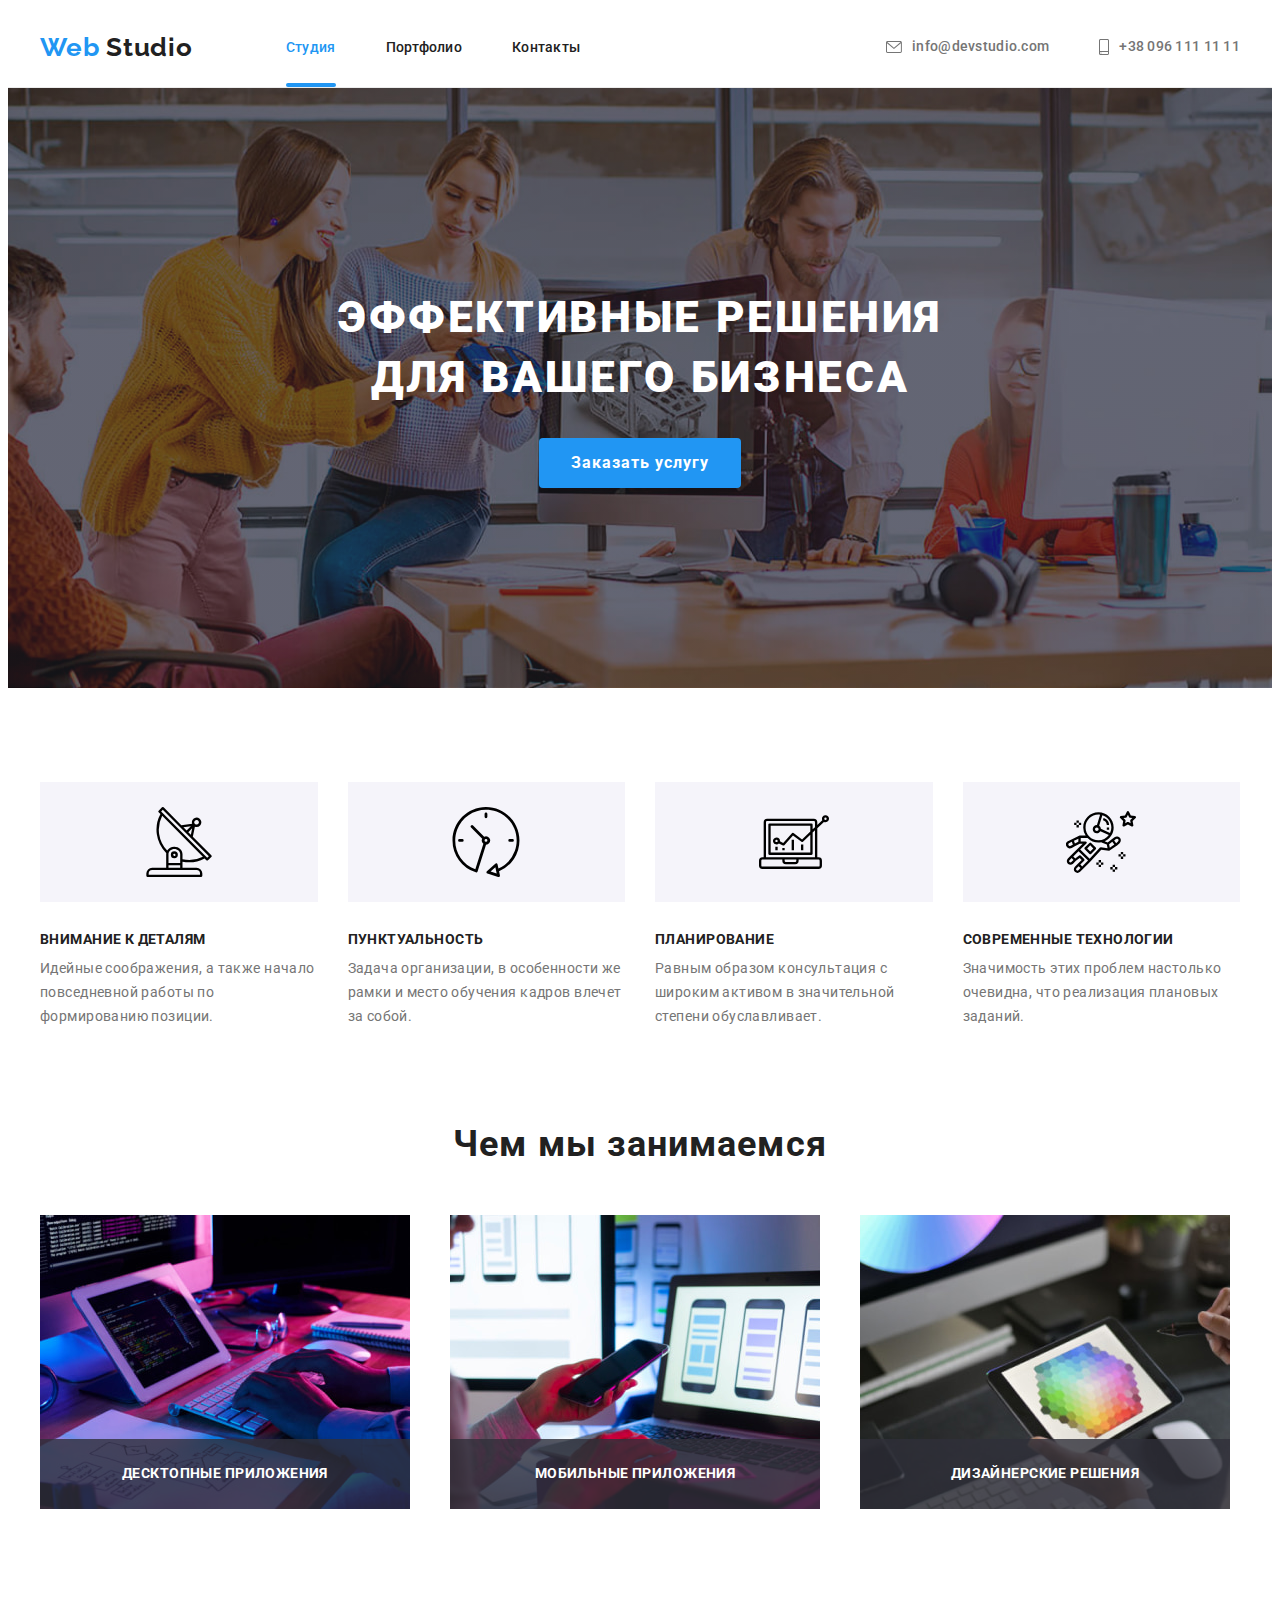
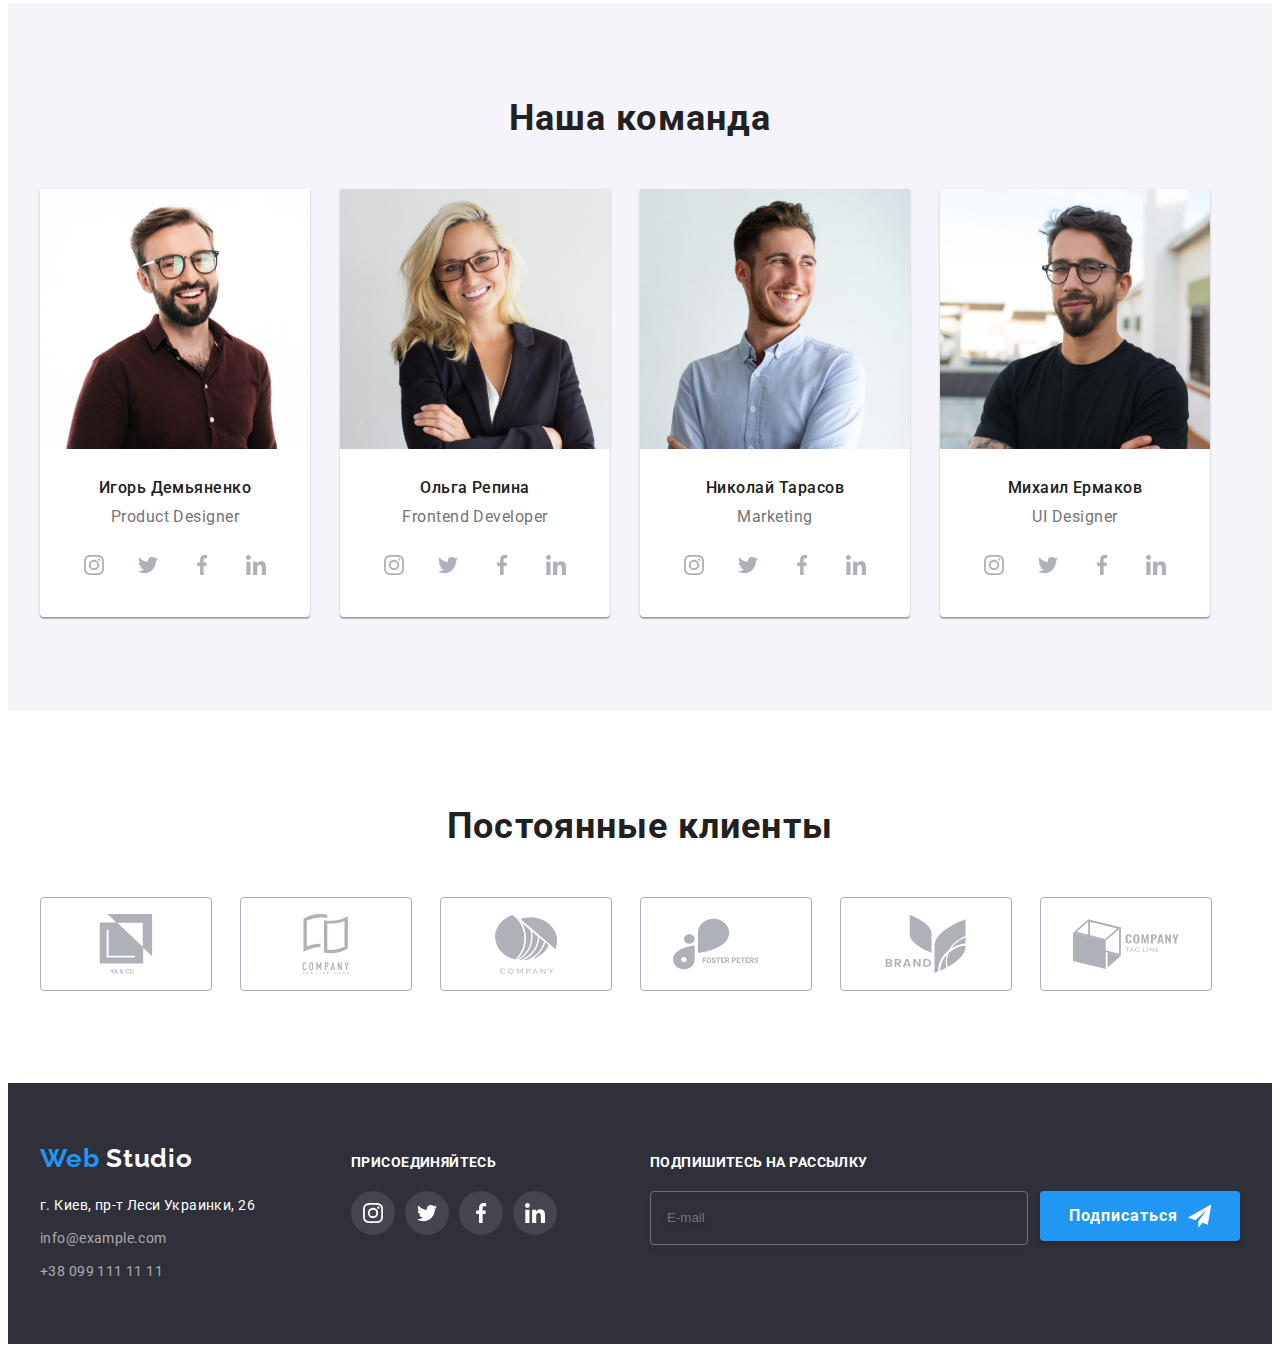
<file: index.html>
<!DOCTYPE html>
<html lang="ru">
<head>
    <meta charset="UTF-8">
    <meta http-equiv="X-UA-Compatible" content="IE=edge">
    <meta name="viewport" content="width=device-width, initial-scale=1.0">
    <title lang="en">WebStudio</title>
<link rel="preconnect" href="https://fonts.googleapis.com">
<link rel="preconnect" href="https://fonts.gstatic.com" crossorigin>
<link href="https://fonts.googleapis.com/css2?family=Raleway:wght@700&family=Roboto:wght@400;500;700;900&display=swap"
    rel="stylesheet">
<link rel="stylesheet" href="https://cdnjs.cloudflare.com/ajax/libs/modern-normalize/1.1.0/modern-normalize.min.css"
    integrity="sha512-wpPYUAdjBVSE4KJnH1VR1HeZfpl1ub8YT/NKx4PuQ5NmX2tKuGu6U/JRp5y+Y8XG2tV+wKQpNHVUX03MfMFn9Q=="
    crossorigin="anonymous" referrerpolicy="no-referrer" />
    <link rel="stylesheet" href="./css/main.min.css">
</head>

<body>
    <!--section header-->
    <header class="header-nav">
       <div class="container header-nav__container">
            <a class="logo logo__header-nav" href="" lang="en">Web <span class="logo__item">Studio</span></a>
            <nav>
                <ul class="nav">
                    <li class="nav__item"><a class="nav__link nav__link--current" href="./index.html">Студия</a></li>
                    <li class="nav__item"><a class="nav__link" href="./portfolio.html">Портфолио</a></li>
                    <li class="nav__item"><a class="nav__link" href="">Контакты</a></li>
                </ul>
            </nav>
            <ul class="contacts">
                <li class="contacts__item">
                    <a class="contacts__link" href="mailto:info@devstudio.com" lang="en">
                        <svg class="contacts-envelope__icon">
                            <use href="./gallery/icons.svg#icon-envelope-hover-1"></use>
                        </svg>
                    info@devstudio.com</a></li>
                <li class="contacts__item">
                    <a class="contacts__link" href="tel:+380961111111">
                    <svg class="contacts-smartphone__icon">
                        <use href="./gallery/icons.svg#icon-smartphone-1"></use>
                    </svg>
                    +38 096 111 11 11 </a></li>
            </ul>
       </div>
    </header>
    <!--section main-->
    <main>
        <!--section heroy-->
       <div>
            <section class="hero">
                <div class="container">
                    <h1 class="hero__title">Эффективные решения <br> для вашего бизнеса</h1>
                    <button class="btn btn__hero" type="button" data-modal-open>Заказать услугу</button>
                </div>
            </section>
       </div>
       <!--модальное окно-->
       <div class="backdrop is-hidden" data-modal>
           <div class="modal-wrapper">
            <form class="form-modal" autocomplete="off">
                <b class="form-modal__title">Оставьте свои данные, мы вам перезвоним</b>
                <label class="form-modal__field">Имя
                    <input class="form-modal__input" type="text" name="name" >
                    <svg class="form-modal__icons">
                        <use href="./gallery/icons.svg#icon-person-black-18dp-1" ></use>
                    </svg>
                </label>
                <label class="form-modal__field">Телефон
                    <input class="form-modal__input" type="tel" name="tel" placeholder=" " >
                    <svg class="form-modal__icons">
                        <use href="./gallery/icons.svg#icon-phone-black-18dp-1"></use>
                    </svg>
                </label>
                <label class="form-modal__field">Почта
                    <input class="form-modal__input" type="email" placeholder=" " name="email" >
                    <svg class="form-modal__icons">
                        <use href="./gallery/icons.svg#icon-email-black-18dp-1"></use>
                    </svg>
                </label>
                <label class="textaria__form-modal">Комментарий
                    <textarea class="texteria__coment" name="coment" rows="4" placeholder="Введите текст"></textarea>
                </label>
                <label class="checkbox">
                    <input class="checkbox__input" type="checkbox" name="topic" value="agreement"> 
                    <svg class="checkbox__icon">
                        <use href="./gallery/icons.svg#icon-Vector"></use>
                    </svg>
                    <span class="checkbox__label">Соглашаюсь с рассылкой и принимаю</span> 
                    <a class="checkbox__link" href="">Условия договора</a>   
                </label>
                <div class="box__btn"><button class="btn btn__form" type="submit">Отправить</button></div>
                <button class="btn-close" type="button" data-modal-close>
                    <svg class="btn-close__icon">
                        <use href="./gallery/icons.svg#icon-Vector-1"></use>
                    </svg>
                </button>
            </form>   
               
           </div>
       </div>
        <!--section about our adge-->
        <section class="section">
           <div class="container">
                <h2 class="invisible-title">наши преимущества</h2>
                <ul class="adge">
                    <li class="adge__item">
                        <div class="adge__icon-background">
                            <svg class="adge__icon">
                                <use href="./gallery/icons.svg#icon-antenna-1"></use>
                            </svg>
                        </div>
                        <h3 class="adge__subtitle">Внимание к деталям</h3>
                        <p class="adge__text">Идейные соображения, а также начало повседневной работы по формированию позиции.
                        </p>
                    </li>
                    <li class="adge__item">
                        <div class="adge__icon-background">
                            <svg class="adge__icon">
                                <use href="./gallery/icons.svg#icon-clock-1"></use>
                            </svg>
                        </div>
                        <h3 class="adge__subtitle">Пунктуальность</h3>
                        <p class="adge__text">Задача организации, в особенности же рамки и место обучения кадров влечет за собой.
                        </p>
                    </li>
                    <li class="adge__item">
                        <div class="adge__icon-background">
                            <svg class="adge__icon">
                                <use href="./gallery/icons.svg#icon-diagram-1"></use>
                            </svg>
                        </div>
                        <h3 class="adge__subtitle">Планирование</h3>
                        <p class="adge__text">Равным образом консультация с широким активом в значительной степени обуславливает.
                        </p>
                    </li>
                    <li class="adge__item">
                        <div class="adge__icon-background">
                            <svg class="adge__icon">
                                <use href="./gallery/icons.svg#icon-astronaut-1"></use>
                            </svg>
                        </div>
                        <h3 class="adge__subtitle">Современные технологии</h3>
                        <p class="adge__text">Значимость этих проблем настолько очевидна, что реализация плановых заданий.</p>
                    </li>
                </ul>
           </div>
        </section>
        <!--section about our work-->
        <section class="section section__work">
            <div class="container">
                <h2 class="work__title">Чем мы занимаемся</h2>
                <ul class="work__list">
                    <li class="work__item">
                        <img src="./gallery/works/img1.jpg" alt="монитор комьютера" width="370" height="294">
                        <p class="work__text">Десктопные приложения</p>
                    </li>
                    <li class="work__item">
                        <img src="./gallery/works/img2.jpg" alt="телефон и ноутбук" width="370" height="294">
                        <p class="work__text">Мобильные приложения</p>
                    </li>
                    <li class="work__item">
                        <img src="./gallery/works/img3.jpg" alt="планшет" width="370" height="294">
                        <p class="work__text">Дизайнерские решения</p>
                    </li>
                </ul>
            </div>
        </section>
        <!--section about our team-->
        <section class="section section--dark">
           <div class="container">
                <h2 class="team__title">Наша команда</h2>
                <ul class="team">
                    <li class="team__item">
                        <img src="./gallery/team/pic1.jpg" alt="Игорь Демьяненко" width="270" height="260">
                       <div class="team__name">
                            <h3 class="team__subtitle">Игорь Демьяненко</h3>
                            <p class="team__text" lang="en">Product Designer</p>
                            <ul class="social">
                                <li class="social__item"><a class="social__link" href=""><svg class="social__icon">
                                                <use width="20" height="20" href="./gallery/icons.svg#icon-instagram-2"></use>
                                            </svg></a></li>
                                <li class="social__item"><a class="social__link" href=""><svg class="social__icon">
                                                <use width="20" height="20" href="./gallery/icons.svg#icon-twitter-1"></use>
                                            </svg></a></li>
                                <li class="social__item"><a class="social__link" href=""><svg class="social__icon">
                                                <use width="20" height="20" href="./gallery/icons.svg#icon-facebook-1"></use>
                                            </svg></a></li>
                                <li class="social__item"><a class="social__link" href=""><svg class="social__icon">
                                                <use width="20" height="20" href="./gallery/icons.svg#icon-linkedin-1"></use>
                                            </svg></a></li>
                            </ul>
                       </div>
                    </li>
                    <li class="team__item">
                        <img src="./gallery/team/pic2.jpg" alt="Ольга Репина" width="270" height="260">
                        <div class="team__name">
                            <h3 class="team__subtitle">Ольга Репина</h3>
                            <p class="team__text" lang="en">Frontend Developer</p>
                            <ul class="social">
                                <li class="social__item"><a class="social__link" href=""><svg class="social__icon">
                                                <use width="20" height="20" href="./gallery/icons.svg#icon-instagram-2"></use>
                                            </svg></a></li>
                                <li class="social__item"><a class="social__link" href=""><svg class="social__icon">
                                                <use width="20" height="20" href="./gallery/icons.svg#icon-twitter-1"></use>
                                            </svg></a></li>
                                <li class="social__item"><a class="social__link" href=""><svg class="social__icon">
                                                <use width="20" height="20" href="./gallery/icons.svg#icon-facebook-1"></use>
                                            </svg></a></li>
                                <li class="social__item"><a class="social__link" href=""><svg class="social__icon">
                                                <use width="20" height="20" href="./gallery/icons.svg#icon-linkedin-1"></use>
                                            </svg></a></li>
                            </ul>
                        </div>
                    </li>
                    <li class="team__item">
                        <img src="./gallery/team/pic3.jpg" alt="Николай Тарасов" width="270" height="260">
                       <div class="team__name">
                            <h3 class="team__subtitle">Николай Тарасов</h3>
                            <p class="team__text" lang="en">Marketing</p>
                            <ul class="social">
                                <li class="social__item"><a class="social__link" href=""><svg class="social__icon">
                                                <use width="20" height="20" href="./gallery/icons.svg#icon-instagram-2"></use>
                                            </svg></a></li>
                                <li class="social__item"><a class="social__link" href=""><svg class="social__icon">
                                                <use width="20" height="20" href="./gallery/icons.svg#icon-twitter-1"></use>
                                            </svg></a></li>
                                <li class="social__item"><a class="social__link" href=""><svg class="social__icon">
                                                <use width="20" height="20" href="./gallery/icons.svg#icon-facebook-1"></use>
                                            </svg></a></li>
                                <li class="social__item"><a class="social__link" href=""><svg class="social__icon">
                                                <use width="20" height="20" href="./gallery/icons.svg#icon-linkedin-1"></use>
                                            </svg></a></li>
                            </ul>
                       </div>
                    </li>
                    <li class="team__item">
                        <img src="./gallery/team/pic4.jpg" alt="Михаил Ермаков" width="270" height="260">
                        <div class="team__name">
                            <h3 class="team__subtitle">Михаил Ермаков</h3>
                            <p class="team__text" lang="en">UI Designer</p>
                            <ul class="social">
                                <li class="social__item"><a class="social__link" href=""><svg class="social__icon">
                                                <use width="20" height="20" href="./gallery/icons.svg#icon-instagram-2"></use>
                                            </svg></a></li>
                                <li class="social__item"><a class="social__link" href=""><svg class="social__icon">
                                                <use width="20" height="20" href="./gallery/icons.svg#icon-twitter-1"></use>
                                            </svg></a></li>
                                <li class="social__item"><a class="social__link" href=""><svg class="social__icon">
                                                <use width="20" height="20" href="./gallery/icons.svg#icon-facebook-1"></use>
                                            </svg></a></li>
                                <li class="social__item"><a class="social__link" href=""><svg class="social__icon">
                                                <use width="20" height="20" href="./gallery/icons.svg#icon-linkedin-1"></use>
                                            </svg></a></li>
                            </ul>
                        </div>
                    </li>
                </ul>
           </div>
        </section>
        <!--clients-->
        <section class="section">
           <div class="container">
                <h2 class="clients__title">Постоянные клиенты</h2>
                <ul class="clients">
                    <li class="clients__item">
                           <a class="client__links" href="">
                                <svg class="clients__icon">
                                    <use href="./gallery/icons.svg#icon-group"></use>
                                </svg>
                           </a>
                    </li>
                    <li class="clients__item">
                           <a class="client__links" href="">
                                <svg class="clients__icon">
                                    <use href="./gallery/icons.svg#icon-group-1"></use>
                                </svg>
                           </a>
                    </li>
                    <li class="clients__item">
                           <a class="client__links" href="">
                                <svg class="clients__icon">
                                    <use href="./gallery/icons.svg#icon-group-2"></use>
                                </svg>
                           </a>
                    </li>
                    <li class="clients__item">
                           <a class="client__links" href="">
                                <svg class="clients__icon">
                                    <use href="./gallery/icons.svg#icon-group-3"></use>
                                </svg>
                           </a>
                    </li>
                    <li class="clients__item">
                           <a class="client__links" href="">
                                <svg class="clients__icon">
                                    <use href="./gallery/icons.svg#icon-group-4"></use>
                                </svg>
                           </a>
                    </li>
                    <li class="clients__item">
                           <a class="client__links" href="">
                                <svg class="clients__icon">
                                    <use href="./gallery/icons.svg#icon-group-5"></use>
                                </svg>
                           </a>
                    </li>
                </ul>
           </div>
        </section>
    </main>
    <!--section footer-->
    <footer class="footer">
        <div class="container footer__container">
            <div class="footer__form">
                <div class="address__logo">
                    <a class="logo footer__logo" href="" lang="en">Web <span class="logo__item--light">Studio</span></a>
                    <address>
                        <ul>
                            <li class="address__item">
                                <a class="address__link--light" href="">г. Киев, пр-т Леси Украинки, 26</a>
                            </li>
                            <li class="address__item">
                                <a class="address__link" href="mailto:info@example.com" lang="en">info@example.com</a>
                            </li>
                            <li class="address__item">
                                <a class="address__link" href="tel:+380991111111">+38 099 111 11 11</a>
                            </li>
                        </ul>
                    </address>
                </div>
                <div>
                    <p class="footer__text">присоединяйтесь</p>
                    <ul class="social__footer">
                        <li class="social__item"> <a class="social__link" href="">
                                <svg class="footer__icon">
                                    <use href="./gallery/icons.svg#icon-instagram-2"></use>
                                </svg>
                            </a></li>
                        <li class="social__item"> <a class="social__link" href="">
                                <svg class="footer__icon">
                                    <use href="./gallery/icons.svg#icon-twitter-1"></use>
                                </svg>
                            </a></li>
                        <li class="social__item"> <a class="social__link" href="">
                                <svg class="footer__icon">
                                    <use href="./gallery/icons.svg#icon-facebook-1"></use>
                                </svg>
                            </a></li>
                        <li class="social__item"> <a class="social__link" href="">
                                <svg class="footer__icon">
                                    <use href="./gallery/icons.svg#icon-linkedin-1"></use>
                                </svg>
                            </a></li>
                    </ul>
                </div>
            </div>
            <!--form-->
            <form>
                <b class="footer__text">Подпишитесь на рассылку</b>
                <div class="form">
                    <label class="footer__label"><input class="footer__input" type="email" name="email" placeholder="E-mail"></label>
                    <button class="btn btn__footer" type="submit">Подписаться
                        <svg class="btn__footer-icon">
                            <use href="./gallery/icons.svg#icon-icon-send"></use>
                        </svg>
                    </button>
                </div>
            </form>
        </div>
           
    </footer>
    <script src="./js/modal.js"></script>
</body>

</html>
</file>
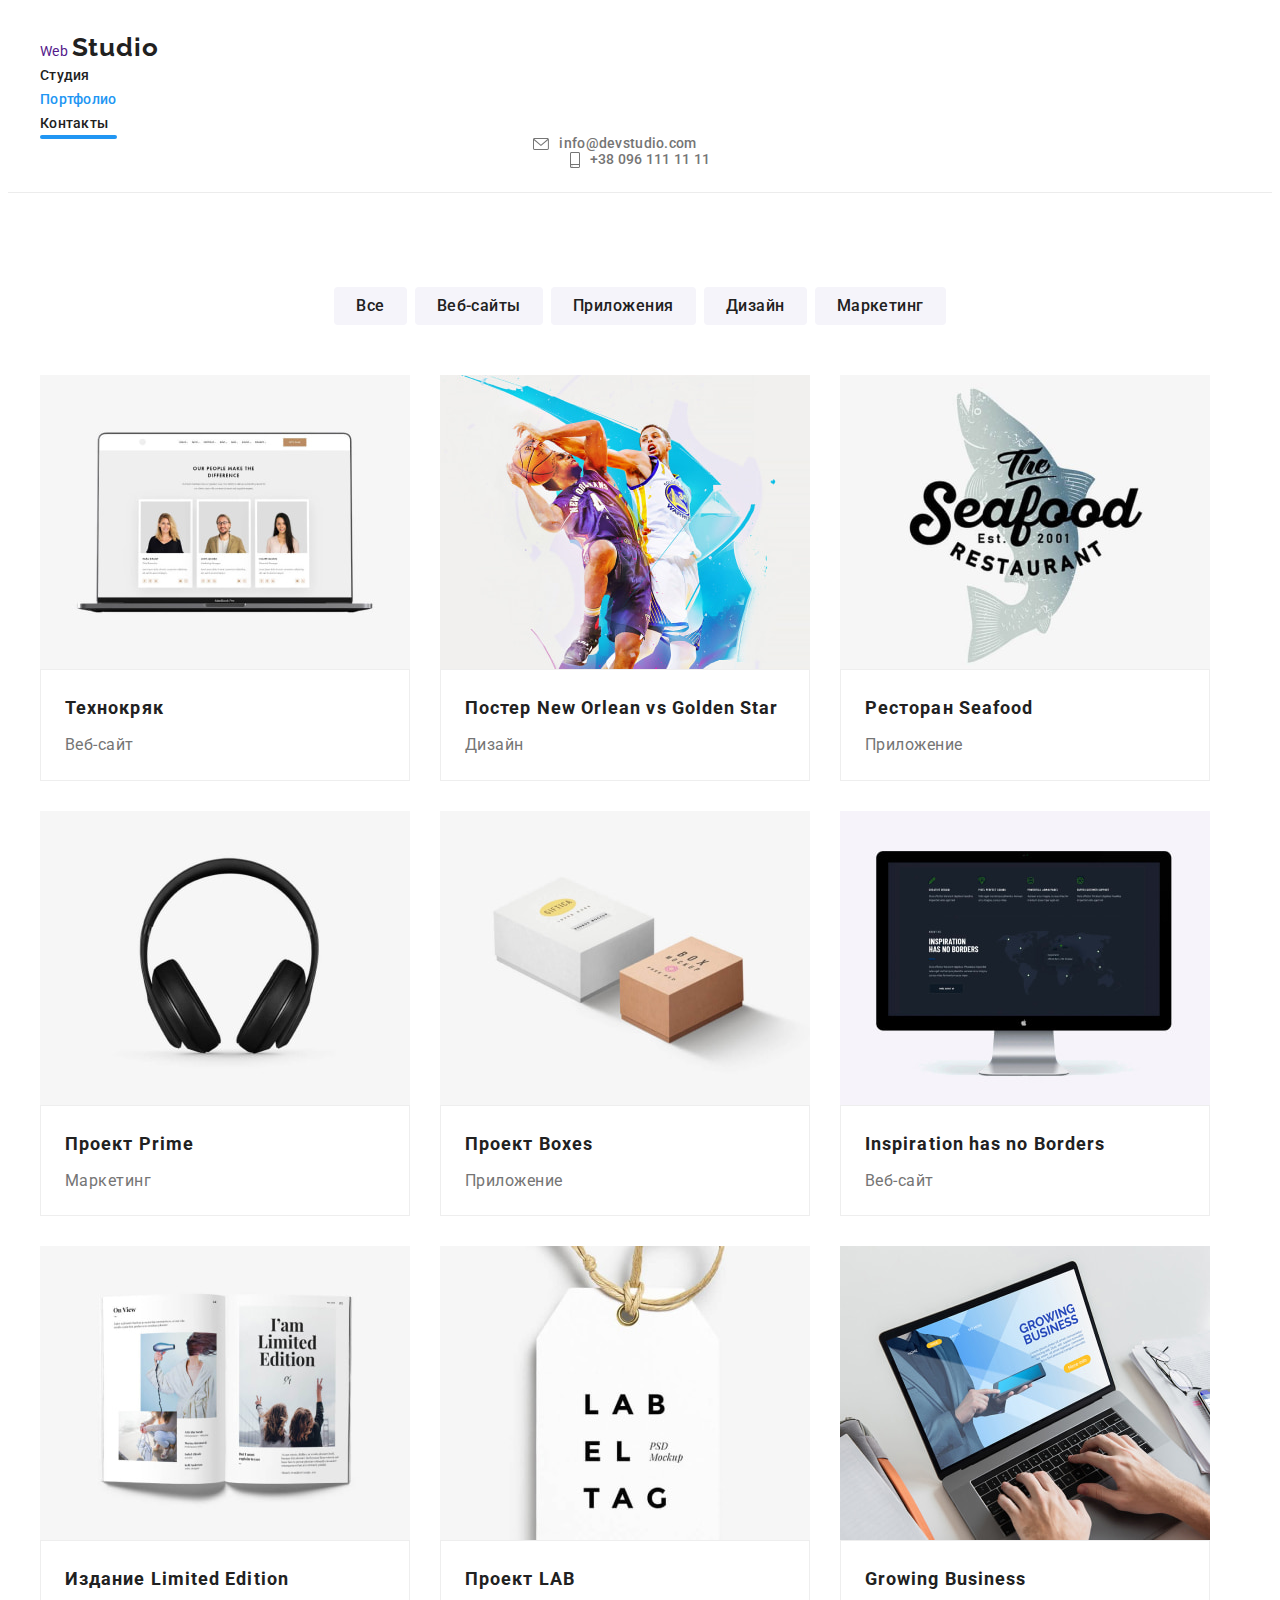
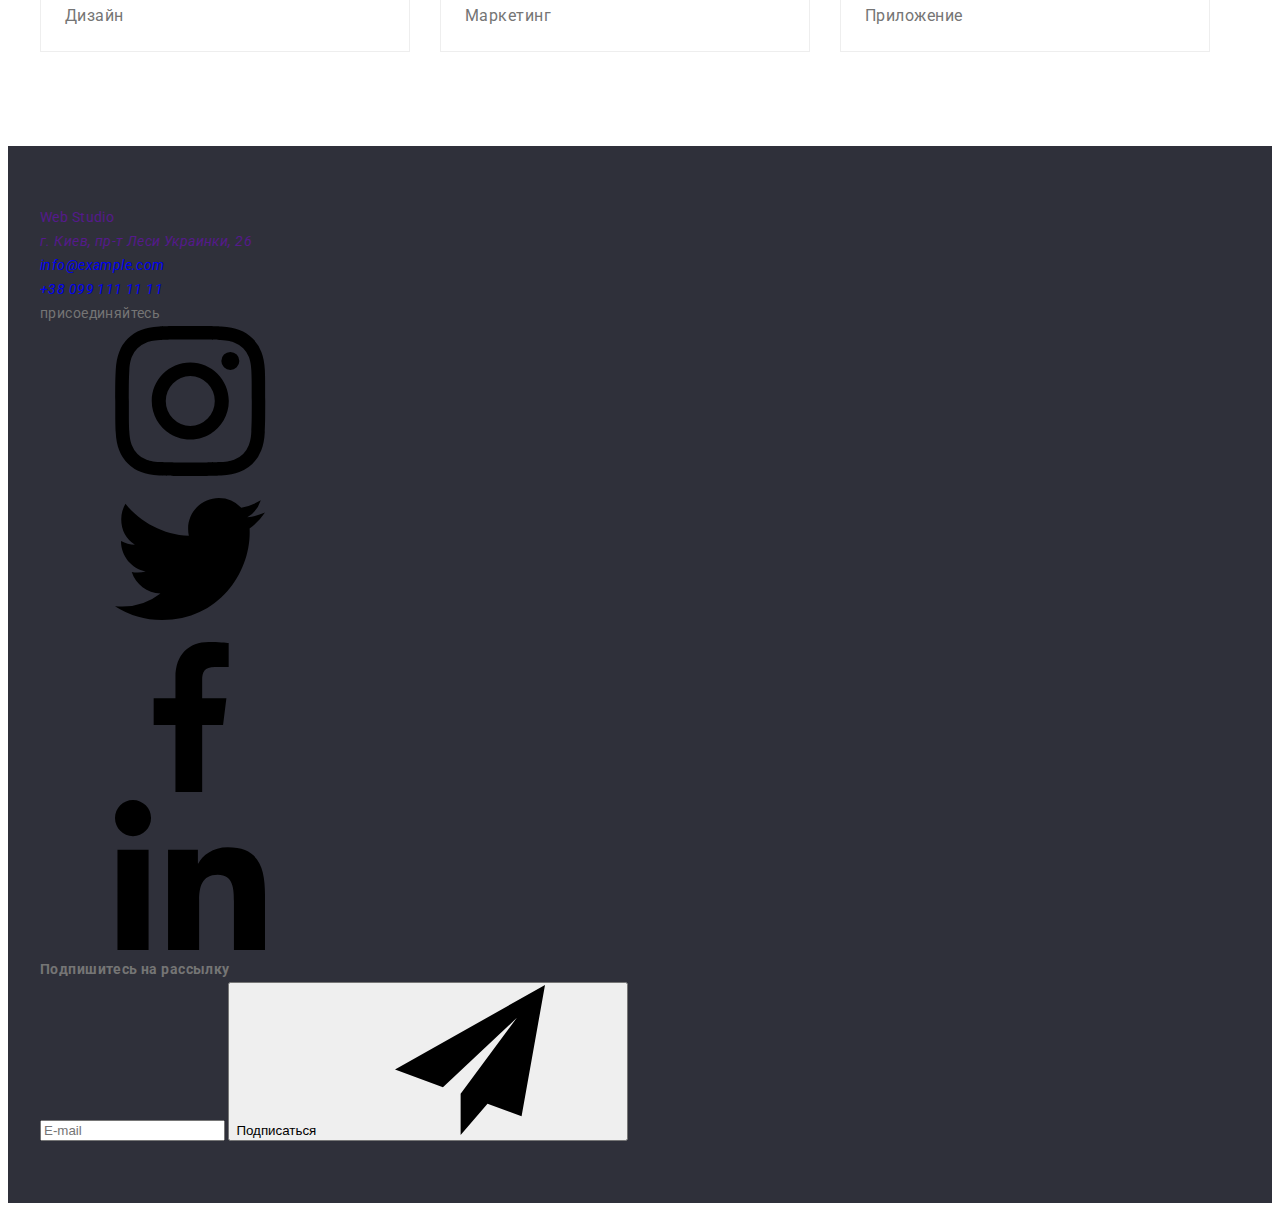
<file: portfolio.html>
<!DOCTYPE html>
<html lang="ru">
<head>
    <meta charset="UTF-8">
    <meta http-equiv="X-UA-Compatible" content="IE=edge">
    <meta name="viewport" content="width=device-width, initial-scale=1.0">
    <title lang="en">Portfolio</title>
    <link rel="preconnect" href="https://fonts.googleapis.com">
    <link rel="preconnect" href="https://fonts.gstatic.com" crossorigin>
    <link href="https://fonts.googleapis.com/css2?family=Raleway:wght@700&family=Roboto:wght@400;500;700;900&display=swap"
        rel="stylesheet">
    <link rel="stylesheet" href="https://cdnjs.cloudflare.com/ajax/libs/modern-normalize/1.1.0/modern-normalize.min.css"
        integrity="sha512-wpPYUAdjBVSE4KJnH1VR1HeZfpl1ub8YT/NKx4PuQ5NmX2tKuGu6U/JRp5y+Y8XG2tV+wKQpNHVUX03MfMFn9Q=="
        crossorigin="anonymous" referrerpolicy="no-referrer" />
    <link rel="stylesheet" href="./css/main.min.css"/>
</head>
<body>
<!--section header-->
<header class="header-nav">
    <div class="container header--flex">
        <a class="link logo__link logo--flex" href="" lang="en">Web <span class="logo__item">Studio</span></a>
        <nav>
            <ul class="nav__list list nav--flex">
                <li class="nav__item"><a class="link nav__link" href="./index.html">Студия</a></li>
                <li class="nav__item"><a class="link nav__link nav__link--current" href="./portfolio.html">Портфолио</a></li>
                <li class="nav__item"><a class="link nav__link" href="">Контакты</a></li>
            </ul>
        </nav>
        <ul class="list contacts__list contacts--flex">
            <li class="contacts__item">
                <a class="link contacts__link" href="mailto:info@devstudio.com" lang="en">
                    <svg class="contacts-envelope__icon">
                        <use href="./gallery/icons.svg#icon-envelope-hover-1"></use>
                    </svg>
                    info@devstudio.com</a>
            </li>
            <li class="contacts__item">
                <a class="link contacts__link" href="tel:+380961111111">
                    <svg class="contacts-smartphone__icon">
                        <use href="./gallery/icons.svg#icon-smartphone-1"></use>
                    </svg>
                    +38 096 111 11 11 </a>
            </li>
        </ul>
    </div>
</header>
<!--section main-->
<main>
<!--section imeges-->
<section class="section">
   <div class="container">
        <h1 class="invisible-title">кнопки фильтров портфолио</h1>
        <ul class="filter-list list filter-flex">
            <li class="filter-item"><button class="filter-btn" type="button">Все</button></li>
            <li class="filter-item"><button class="filter-btn" type="button">Веб-сайты</button></li>
            <li class="filter-item"><button class="filter-btn" type="button">Приложения</button></li>
            <li class="filter-item"><button class="filter-btn" type="button">Дизайн</button></li>
            <li class="filter-item"><button class="filter-btn" type="button">Маркетинг</button></li>
        </ul>
        <ul class="gallery-list list gallery-flex">
            <li class="gallery-item">
               <a class="gallery-link link" href="">
                    <div class="gallery-thumb"><img class="gallery-img" src="./gallery/imeges/picture1.jpg" alt="сайт на мониторе ноутбука" width="370" height="294">
                        <p class="gallery-overflow">Ресурс предлагает комплексные предложения с разным уровнем функционала и сервисов. Все это позволит посетителю получить
                        исчерпывающие сведения о компании или частном лице.</p>
                    </div>
                    <div class="border">
                        <h2 class="gallery-title">Технокряк</h2>
                        <p class="gallery-text">Веб-сайт</p>
                    </div>
               </a>
            </li>
            <li class="gallery-item">
                <a class="gallery-link link" href="">
                    <div class="gallery-thumb"><img class="gallery-img" src="./gallery/imeges/picture2.jpg" alt="баскетболисты" width="370" height="294">
                    <p class="gallery-overflow">Ресурс предлагает комплексные предложения с разным уровнем функционала и сервисов. Все это позволит посетителю получить
                    исчерпывающие сведения о компании или частном лице.</p></div>
                  <div class="border">
                        <h2 class="gallery-title">Постер New Orlean vs Golden Star</h2>
                        <p class="gallery-text">Дизайн</p>
                  </div>
                </a>
            </li>
            <li class="gallery-item">
                <a class="gallery-link link" href="">
                    <div class="gallery-thumb"><img class="gallery-img" src="./gallery/imeges/picture3.jpg" alt="логотип" width="370" height="294">
                    <p class="gallery-overflow">Ресурс предлагает комплексные предложения с разным уровнем функционала и сервисов. Все это позволит посетителю получить
                    исчерпывающие сведения о компании или частном лице.</p></div>
                    <div class="border">
                        <h2 class="gallery-title">Ресторан Seafood</h2>
                        <p class="gallery-text">Приложение</p>
                    </div>
                </a>
            </li>
            <li class="gallery-item">
                <a class="gallery-link link" href="">
                    <div class="gallery-thumb"><img class="gallery-img" src="./gallery/imeges/picture4.jpg" alt="наушники" width="370" height="294">
                    <p class="gallery-overflow">Ресурс предлагает комплексные предложения с разным уровнем функционала и сервисов. Все это позволит посетителю получить
                    исчерпывающие сведения о компании или частном лице.</p></div>
                   <div class="border">
                        <h2 class="gallery-title">Проект Prime</h2>
                        <p class="gallery-text">Маркетинг</p>
                   </div>
                </a>
            </li>
            <li class="gallery-item">
                <a class="gallery-link link" href="">
                    <div class="gallery-thumb"><img class="gallery-img" src="./gallery/imeges/picture5.jpg" alt="коробки" width="370" height="294">
                    <p class="gallery-overflow">Ресурс предлагает комплексные предложения с разным уровнем функционала и сервисов. Все это позволит посетителю получить
                    исчерпывающие сведения о компании или частном лице.</p></div>
                   <div class="border">
                        <h2 class="gallery-title">Проект Boxes</h2>
                        <p class="gallery-text">Приложение</p>
                   </div>
                </a>
            </li>
            <li class="gallery-item">
                <a class="gallery-link link" href="">
                    <div class="gallery-thumb"><img class="gallery-img" src="./gallery/imeges/picture6.jpg" alt="сайт на мониторе компьютера" width="370" height="294">
                <p class="gallery-overflow">Ресурс предлагает комплексные предложения с разным уровнем функционала и сервисов. Все это позволит посетителю получить
                исчерпывающие сведения о компании или частном лице.</p></div>
                   <div class="border">
                        <h2 class="gallery-title">Inspiration has no Borders</h2>
                        <p class="gallery-text">Веб-сайт</p>
                   </div>
                </a>
            </li>
            <li class="gallery-item">
                <a class="gallery-link link" href="">
                    <div class="gallery-thumb"><img class="gallery-img" src="./gallery/imeges/picture7.jpg" alt="разворот книги" width="370" height="294">
                    <p class="gallery-overflow">Ресурс предлагает комплексные предложения с разным уровнем функционала и сервисов. Все это позволит посетителю получить
                    исчерпывающие сведения о компании или частном лице.</p></div>
                 <div class="border">
                        <h2 class="gallery-title">Издание Limited Edition</h2>
                        <p class="gallery-text">Дизайн</p>
                 </div>
                </a>
            </li>
            <li class="gallery-item">
                <a class="gallery-link link" href="">
                    <div class="gallery-thumb"><img class="gallery-img" src="./gallery/imeges/picture8.jpg" alt="бирка" width="370" height="294">
                    <p class="gallery-overflow">Ресурс предлагает комплексные предложения с разным уровнем функционала и сервисов. Все это позволит посетителю получить
                    исчерпывающие сведения о компании или частном лице.</p></div>
                  <div class="border">
                        <h2 class="gallery-title">Проект LAB</h2>
                        <p class="gallery-text">Маркетинг</p>
                  </div>
                </a>
            </li>
            <li class="gallery-item">
                <a class="gallery-link link" href="">
                    <div class="gallery-thumb"><img class="gallery-img" src="./gallery/imeges/picture9.jpg" alt="ноутбук" width="370" height="294">
                    <p class="gallery-overflow">Ресурс предлагает комплексные предложения с разным уровнем функционала и сервисов. Все это позволит посетителю получить
                    исчерпывающие сведения о компании или частном лице.</p></div>
                    <div class="border">
                        <h2 class="gallery-title">Growing Business</h2>
                        <p class="gallery-text">Приложение</p>
                    </div>
                </a>
            </li>
        </ul>
   </div>
</section>
</main>
<!--section footer-->
<footer class="footer">
    <div class="container footer-form-flex ">
        <div class="footer-flex">
            <div class="footer-contacts-block">
                <a class="logo__link link logo-footer" href="" lang="en">Web <span
                        class="footer-item-logo">Studio</span></a>
                <address class="address">
                    <ul class="address-list list">
                        <li class="address-item">
                            <a class="address-link link" href="">г. Киев, пр-т Леси Украинки, 26</a>
                        </li>
                        <li class="address-item">
                            <a class="footer-contacts link" href="mailto:info@example.com"
                                lang="en">info@example.com</a>
                        </li>
                        <li class="address-item">
                            <a class="footer-contacts link" href="tel:+380991111111">+38 099 111 11 11</a>
                        </li>
                    </ul>
                </address>
            </div>
            <div class="footer-social-block">
                <p class="footer-text">присоединяйтесь</p>
                <ul class="footer-list list footer-icon-flex">
                    <li class="footer-item"> <a class="footer-link link" href="">
                            <svg class="footer-icon">
                                <use href="./gallery/icons.svg#icon-instagram-2"></use>
                            </svg>
                        </a></li>
                    <li class="footer-item"> <a class="footer-link link" href="">
                            <svg class="footer-icon">
                                <use href="./gallery/icons.svg#icon-twitter-1"></use>
                            </svg>
                        </a></li>
                    <li class="footer-item"> <a class="footer-link link" href="">
                            <svg class="footer-icon">
                                <use href="./gallery/icons.svg#icon-facebook-1"></use>
                            </svg>
                        </a></li>
                    <li class="footer-item"> <a class="footer-link link" href="">
                            <svg class="footer-icon">
                                <use href="./gallery/icons.svg#icon-linkedin-1"></use>
                            </svg>
                        </a></li>
                </ul>
            </div>
        </div>
        <!--form-->
        <form class="footer-form-block">
            <b class="footer-text">Подпишитесь на рассылку</b>
            <div class="form-flex">
                <label class="footer-label"><input class="footer-input" type="email" name="email"
                        placeholder="E-mail"></label>
                <button class="btn-footer" type="submit">Подписаться
                    <svg class="form-footer-icon">
                        <use href="./gallery/icons.svg#icon-icon-send"></use>
                    </svg>
                </button>
            </div>
        </form>
    </div>
</footer>
</body>
</html>
</file>
<file: css/main.min.css>
:root{--main-color: #757575;--secondary-color: #212121;--select-color: #2196f3;--section-team-background: #f5f4fa;--hero-footer-background: #2f303a;--timing-function: cubic-bezier(0.4, 0, 0.2, 1)}.invisible-title{position:absolute;clip:rect(0 0 0 0);width:1px;height:1px;margin:-1px}a{text-decoration:none}f1,f2,f3,f4,f5,f6,p{margin-top:0;margin-bottom:0}ul{margin:0;padding:0;list-style:none}body{font-family:Roboto,sans-serif;font-weight:400;font-size:14px;line-height:1.71;letter-spacing:.03em;color:var(--main-color)}.container{width:1200px;padding-left:15px;padding-right:15px;margin-left:auto;margin-right:auto}.section{padding-top:94px;padding-bottom:94px}img{max-width:100%;height:auto;display:block}.work__title,.team__title,.clients__title{font-weight:700;font-size:36px;line-height:1.17;text-align:center;letter-spacing:.03em;color:var(--secondary-color);margin-top:0;margin-bottom:50px}.logo{font-family:"Raleway",sans-serif;font-weight:700;font-size:26px;line-height:1.19;letter-spacing:.03em;color:var(--select-color)}.logo__item{font-family:"Raleway",sans-serif;font-weight:700;font-size:26px;line-height:1.19;letter-spacing:.03em;color:var(--secondary-color)}.logo__header-nav{margin-right:93px}.header-nav{padding:24px 0;border-bottom:1px solid #ececec}.header-nav__container{display:flex;align-items:center}.nav{display:flex}.nav__item{margin-right:50px}.nav__item:last-child{margin-right:0}.nav__link{font-weight:500;font-size:14px;line-height:1.14;letter-spacing:.02em;color:var(--secondary-color);padding:32px 0;transition:color 250ms var(--timing-function)}.nav__link:hover,.nav__link:focus{color:var(--select-color)}.nav__link--current{color:var(--select-color);position:relative}.nav__link--current::after{content:"";position:absolute;width:100%;height:4px;left:0;bottom:0;background-color:var(--select-color);border-radius:2px}.contacts{display:flex;margin-left:auto}.contacts__item{margin-right:50px}.contacts__item:last-child{margin-right:0}.contacts__link{display:flex;align-items:center;justify-content:center;font-weight:500;font-size:14px;line-height:1.14;letter-spacing:.02em;color:var(--main-color);cursor:pointer;transition:color 250ms var(--timing-function)}.contacts__link:hover,.contacts__link:focus{color:var(--select-color)}.contacts-envelope__icon{fill:var(--main-color);width:16px;height:12px;margin-right:10px}.contacts__link:hover .contacts-envelope__icon,.contacts__link:focus .contacts-envelope__icon{fill:var(--select-color)}.contacts-smartphone__icon{fill:var(--main-color);width:10px;height:16px;margin-right:10px}.contacts__link:focus .contacts-smartphone__icon,.contacts__link:hover .contacts-smartphone__icon{fill:var(--select-color)}.hero{background-image:linear-gradient(to right, rgba(47, 48, 58, 0.4), rgba(47, 48, 58, 0.4)),url(../gallery/background-img/background-hero.jpg);background-color:var(--hero-footer-background);background-repeat:no-repeat;background-position:center;background-size:cover;text-align:center;padding-top:200px;padding-bottom:200px;max-width:1600px;margin-left:auto;margin-right:auto}.hero__title{font-weight:900;font-size:44px;line-height:1.36;letter-spacing:.06em;text-transform:uppercase;color:#fff;margin-top:0;margin-bottom:30px}.btn{font-family:inherit;font-weight:700;font-size:16px;line-height:1.87;align-items:center;text-align:center;letter-spacing:.06em;color:#fff;background-color:var(--select-color);box-shadow:0px 4px 4px rgba(0,0,0,.15);border-radius:4px;cursor:pointer;border:rgba(0,0,0,0)}.btn__hero{padding:10px 32px}.btn__form{padding:10px 55px}.btn__footer{display:flex;width:200px;height:50px;padding:10px 29px}.btn__footer-icon{width:24px;height:24px;fill:#fff;margin-left:10px}.box__btn{display:flex;align-items:center;justify-content:center}.btn-close{position:absolute;display:flex;align-items:center;justify-content:center;border:1px solid rgba(0,0,0,.1);border-radius:50%;cursor:pointer;top:10px;right:10px;width:30px;height:30px;background-color:#fff}.btn-close__icon{width:11px;height:11px;fill:#000;transition:fill 250ms var(--timing-function)}.btn-close:hover .btn-close__icon,.btn-close:focus .btn-close__icon{fill:var(--select-color)}.backdrop{position:fixed;top:0;left:0;width:100%;height:100%;background-color:rgba(0,0,0,.2);transition:opacity 250ms var(--timing-function),visibility 250ms var(--timing-function);opacity:1;visibility:visible;pointer-events:initial}.modal-wrapper{position:absolute;top:50%;left:50%;width:528px;min-height:521px;transform:translate(-50%, -50%);background-color:#fff;box-shadow:0px 1px 3px rgba(0,0,0,.12),0px 1px 1px rgba(0,0,0,.14),0px 2px 1px rgba(0,0,0,.2);border-radius:4px}.is-hidden{opacity:0;pointer-events:none;visibility:hidden}.form-modal{padding:40px}.form-modal__title{display:inline-block;font-family:"Roboto";font-style:normal;font-weight:700;font-size:20px;line-height:1.15;text-align:center;letter-spacing:.03em;margin-bottom:10px;color:var(--secondary-color)}.form-modal__field{position:relative;display:flex;flex-direction:column;margin-bottom:10px;font-family:"Roboto";font-style:normal;font-weight:400;font-size:12px;line-height:1.16;letter-spacing:.01em;color:var(--main-color)}.form-modal__input{width:100%;height:40px;padding:12px 42px}.form-modal__input:focus,.form-modal__input:hover{border-color:var(--select-color);display:block}.form-modal__icons{position:absolute;top:50%;left:15px;width:18px;height:18px;fill:var(--secondary-color);transition:fill 250ms var(--timing-function)}.form-modal__input:focus+.form-modal__icons,.form-modal__input:hover+.form-modal__icons{fill:var(--select-color)}.textaria__form-modal{display:flex;flex-direction:column;margin-bottom:20px;font-family:"Roboto";font-style:normal;font-weight:400;font-size:12px;line-height:1.16;letter-spacing:.01em;color:var(--main-color)}.form-modal__input,.texteria__coment{margin-top:4px;font:inherit;border:1px solid rgba(33,33,33,.2);border-radius:4px;cursor:pointer;outline:none;transition:border 250ms var(--timing-function)}.texteria__coment{padding:12px 16px}.texteria__coment:focus,.texteria__coment:hover{border:1px solid var(--select-color);display:inline-block}.texteria__coment::placeholder{font-family:"Roboto";font-style:normal;font-weight:400;font-size:12px;line-height:1.16;letter-spacing:.01em;color:rgba(117,117,117,.5)}.checkbox{display:flex;align-items:center;justify-content:center;text-align:center;margin-bottom:30px}.checkbox__input{position:absolute;width:1px;height:1px;margin:-1px;border:0;padding:0;clip:rect(0 0 0 0);overflow:hidden}.checkbox__icon{width:16px;height:15px;margin-right:8px;fill:var(--secondary-color);transition:background-color 250ms var(--timing-function),background-image 250ms var(--timing-function),fill 250ms var(--timing-function)}.checkbox__input:checked+.checkbox__icon{background-color:var(--select-color);background-image:url("../gallery/icon-check.svg");background-size:contain;background-repeat:no-repeat;background-origin:border-box;fill:var(--select-color)}.checkbox__label,.checkbox__link{font-family:"Roboto";font-style:normal;font-weight:400;font-size:14px;line-height:1.71;letter-spacing:.03em}.checkbox__label{color:var(--main-color)}.checkbox__link{color:var(--select-color)}.adge{display:flex}.adge__item{width:calc((100% - 90px)/4);margin-right:30px}.adge__item:last-child{margin-right:0}.adge__icon-background{height:120px;background-color:var(--section-team-background);margin-bottom:30px;display:flex;align-items:center;justify-content:center}.adge__icon{width:70px;height:70px;background-size:cover}.adge__subtitle{font-weight:700;font-size:14px;line-height:1.14;letter-spacing:.03em;text-transform:uppercase;color:var(--secondary-color);margin-top:0;margin-bottom:10px}.adge__text{margin-top:0;margin-bottom:0}.section__work{padding-top:0}.work__list{display:flex}.work__item{position:relative;width:calc((100% - 60px)/3);margin-right:30px;z-index:-1}.work__item:last-child{margin-right:0}.work__text{position:absolute;left:0;bottom:0;display:flex;align-items:center;justify-content:center;width:370px;min-height:70px;font-family:"Roboto";font-style:normal;font-weight:700;font-size:14px;line-height:1.14;letter-spacing:.03em;text-transform:uppercase;background-color:rgba(47,48,58,.8);color:#fff}.section--dark{background-color:var(--section-team-background)}.team{display:flex}.team__item{margin-right:30px;background:#fff;box-shadow:0px 1px 3px rgba(0,0,0,.12),0px 1px 1px rgba(0,0,0,.14),0px 2px 1px rgba(0,0,0,.2);border-radius:0px 0px 4px 4px}.team__item:last-child{margin-right:0}.team__name{padding-top:30px;padding-bottom:30px;text-align:center}.team__subtitle{font-weight:500;font-size:16px;line-height:1.18;letter-spacing:.03em;color:var(--secondary-color);margin-top:0;margin-bottom:10px}.team__text{font-size:16px;line-height:1.18;letter-spacing:.03em;color:var(--main-color)}.social{display:flex;justify-content:center;margin-top:16px}.social__item{margin-right:10px}.social__item:last-child{margin-right:0}.social__link{display:flex;width:44px;height:44px;border-radius:50%;justify-content:center;align-items:center;background-color:#fff;transition:background-color 250ms var(--timing-function)}.social__link:hover,.social__link:focus{background-color:var(--select-color)}.social__icon{width:20px;height:20px;fill:#afb1b8;transition:fill 250ms var(--timing-function)}.social__link:hover .social__icon,.social__link:focus .social__icon{fill:#fff}.clients{display:flex}.clients__item{width:170px;height:92px;margin-right:30px}.clients__item:last-child{margin-right:0}.client__links{display:flex;align-items:center;justify-content:center;width:100%;height:100%;border:1px solid #afb1b8;border-radius:4px;transition:border 250ms var(--timing-function)}.client__links:focus,.client__links:hover{border:1px solid #2196f3}.clients__icon{fill:#afb1b8;width:106px;height:60px;transition:fill 250ms var(--timing-function)}.client__links:hover .clients__icon,.client__links:focus .clients__icon{fill:var(--select-color)}.footer__logo{display:block;margin-top:0;margin-bottom:20px}.logo{font-family:"Raleway",sans-serif;font-weight:700;font-size:26px;line-height:1.19;letter-spacing:.03em;color:var(--select-color)}.logo__item--light{font-family:Raleway;font-weight:700;font-size:26px;line-height:1.19;letter-spacing:.03em;color:#fff}.footer{background-color:var(--hero-footer-background);padding-top:60px;padding-bottom:60px}.footer__container{display:flex;align-items:baseline}.footer__form{display:flex;align-items:baseline;flex-grow:1;margin-right:93px}.address__logo{margin-right:70px;flex-grow:1}.address__item{margin-bottom:9px}.address__item:last-child{margin-bottom:0}.address__link--light,.address__link{font-style:normal;font-size:14px;line-height:1.71;letter-spacing:.03em;transition:color 250ms var(--timing-function)}.address__link--light{color:#fff}.address__link--light:hover,.address__link--light:focus{color:var(--select-color)}.address__link{color:rgba(255,255,255,.6)}.address__link:hover,.address__link:focus{color:var(--select-color)}.footer__text{font-family:Roboto;font-style:normal;font-weight:700;font-size:14px;line-height:1.16;letter-spacing:.03em;text-transform:uppercase;color:#fff;margin-bottom:20px;display:inline-block}.social__footer{display:flex;justify-content:center}.social__item{margin-right:10px}.social__item:last-child{margin-right:0}.social__link{width:44px;height:44px;display:flex;background-color:rgba(255,255,255,.1);border-radius:50%;justify-content:center;align-items:center;transition:background-color 250ms var(--timing-function)}.social__link:hover,.social__link:focus{background-color:var(--select-color)}.footer__icon{width:20px;height:20px;fill:#fff}.form{display:flex;justify-content:center;margin-right:0}.footer__label{margin-right:12px}.footer__label:last-child{margin-right:0}.footer__input{width:358px;height:50px;padding-left:16px;border:1px solid rgba(255,255,255,.3);filter:drop-shadow(0px 4px 4px rgba(0, 0, 0, 0.15));border-radius:4px;background-color:rgba(0,0,0,0)}.filter-flex{display:flex;justify-content:center;margin-bottom:50px}.filter-item{margin-right:8px}.filter-item:last-child{margin-right:0}.filter-btn{background-color:#f5f4fa;border-radius:4px;border:rgba(0,0,0,0);font-family:inherit;font-style:normal;font-weight:500;font-size:16px;line-height:1.62;letter-spacing:.03em;color:var(--secondary-color);padding-top:6px;padding-bottom:6px;padding-left:22px;padding-right:22px;transition:color 250ms var(--timing-function),background-color 250ms var(--timing-function),cursor 250ms var(--timing-function),box-shadow 250ms var(--timing-function)}.filter-item .filter-btn:hover,.filter-item .filter-btn:focus{color:#fff;background-color:var(--select-color);cursor:pointer;box-shadow:0px 3px 1px rgba(0,0,0,.1),0px 1px 2px rgba(0,0,0,.08),0px 2px 2px rgba(0,0,0,.12)}.gallery-flex{display:flex;flex-wrap:wrap}.gallery-item{margin-right:30px;margin-bottom:30px}.gallery-item:nth-child(3n){margin-right:0}.gallery-item:nth-last-child(-n+3){margin-bottom:0}.border{background-color:#fff;padding:20px 24px;border:1px solid #eee;box-sizing:border-box}.gallery-link{transition:box-shadow 250ms var(--timing-function)}.gallery-link:focus,.gallery-link:hover{box-shadow:0px 1px 1px rgba(0,0,0,.12),0px 4px 4px rgba(0,0,0,.06),1px 4px 6px rgba(0,0,0,.16);display:block}.gallery-title{font-weight:700;font-size:18px;line-height:2;letter-spacing:.06em;color:var(--secondary-color);margin-top:0;margin-bottom:4px}.gallery-text{font-size:16px;line-height:1.87;letter-spacing:.03em;color:var(--main-color)}.gallery-thumb{position:relative;cursor:help;overflow:hidden}.gallery-overflow{position:absolute;left:0;bottom:0;width:100%;height:100%;display:flex;padding:63px 24px;align-items:center;justify-content:center;font-family:"Roboto";font-style:normal;font-weight:400;font-size:18px;line-height:1.56;letter-spacing:.03em;color:#fff;background-color:var(--select-color);transform:translateY(100%);transition:transform 250ms var(--timing-function)}.gallery-link:hover .gallery-overflow,.gallery-link:focus .gallery-overflow{transform:translateY(0)}/*# sourceMappingURL=main.min.css.map */
</file>
